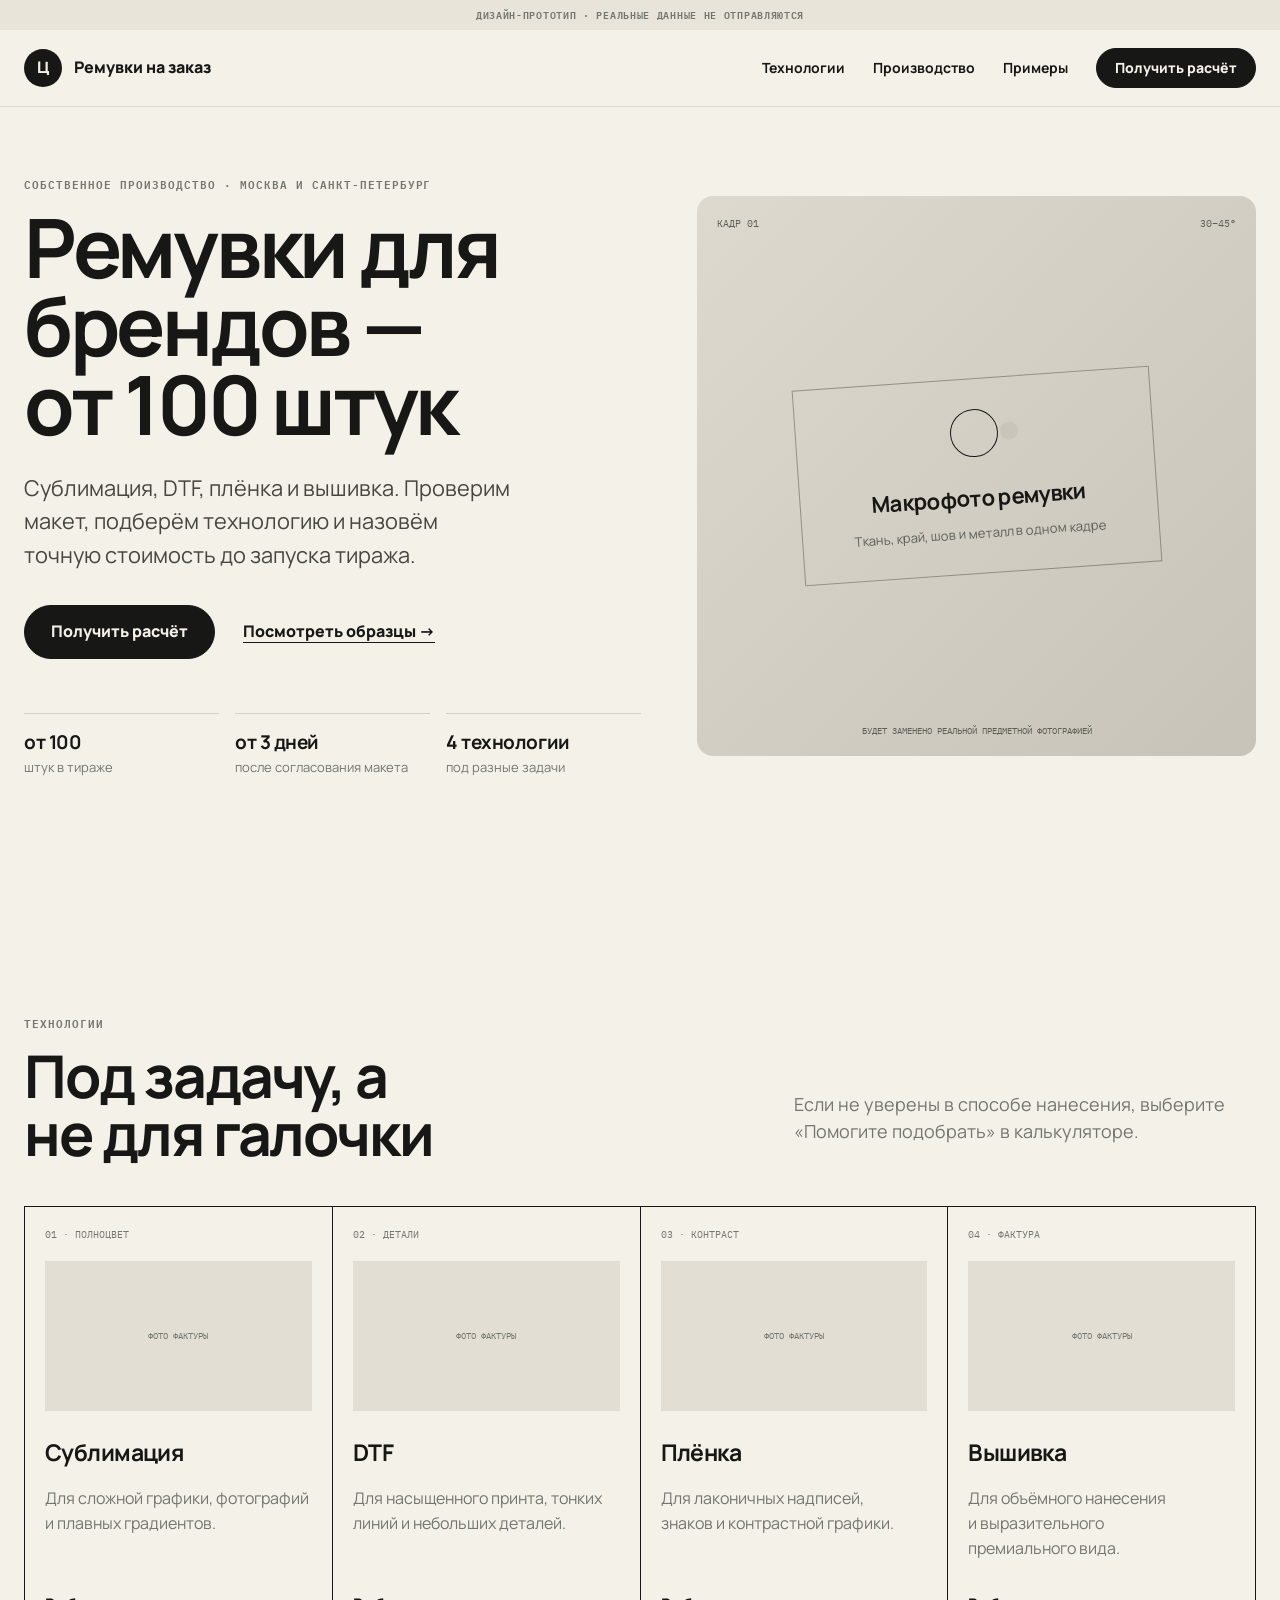
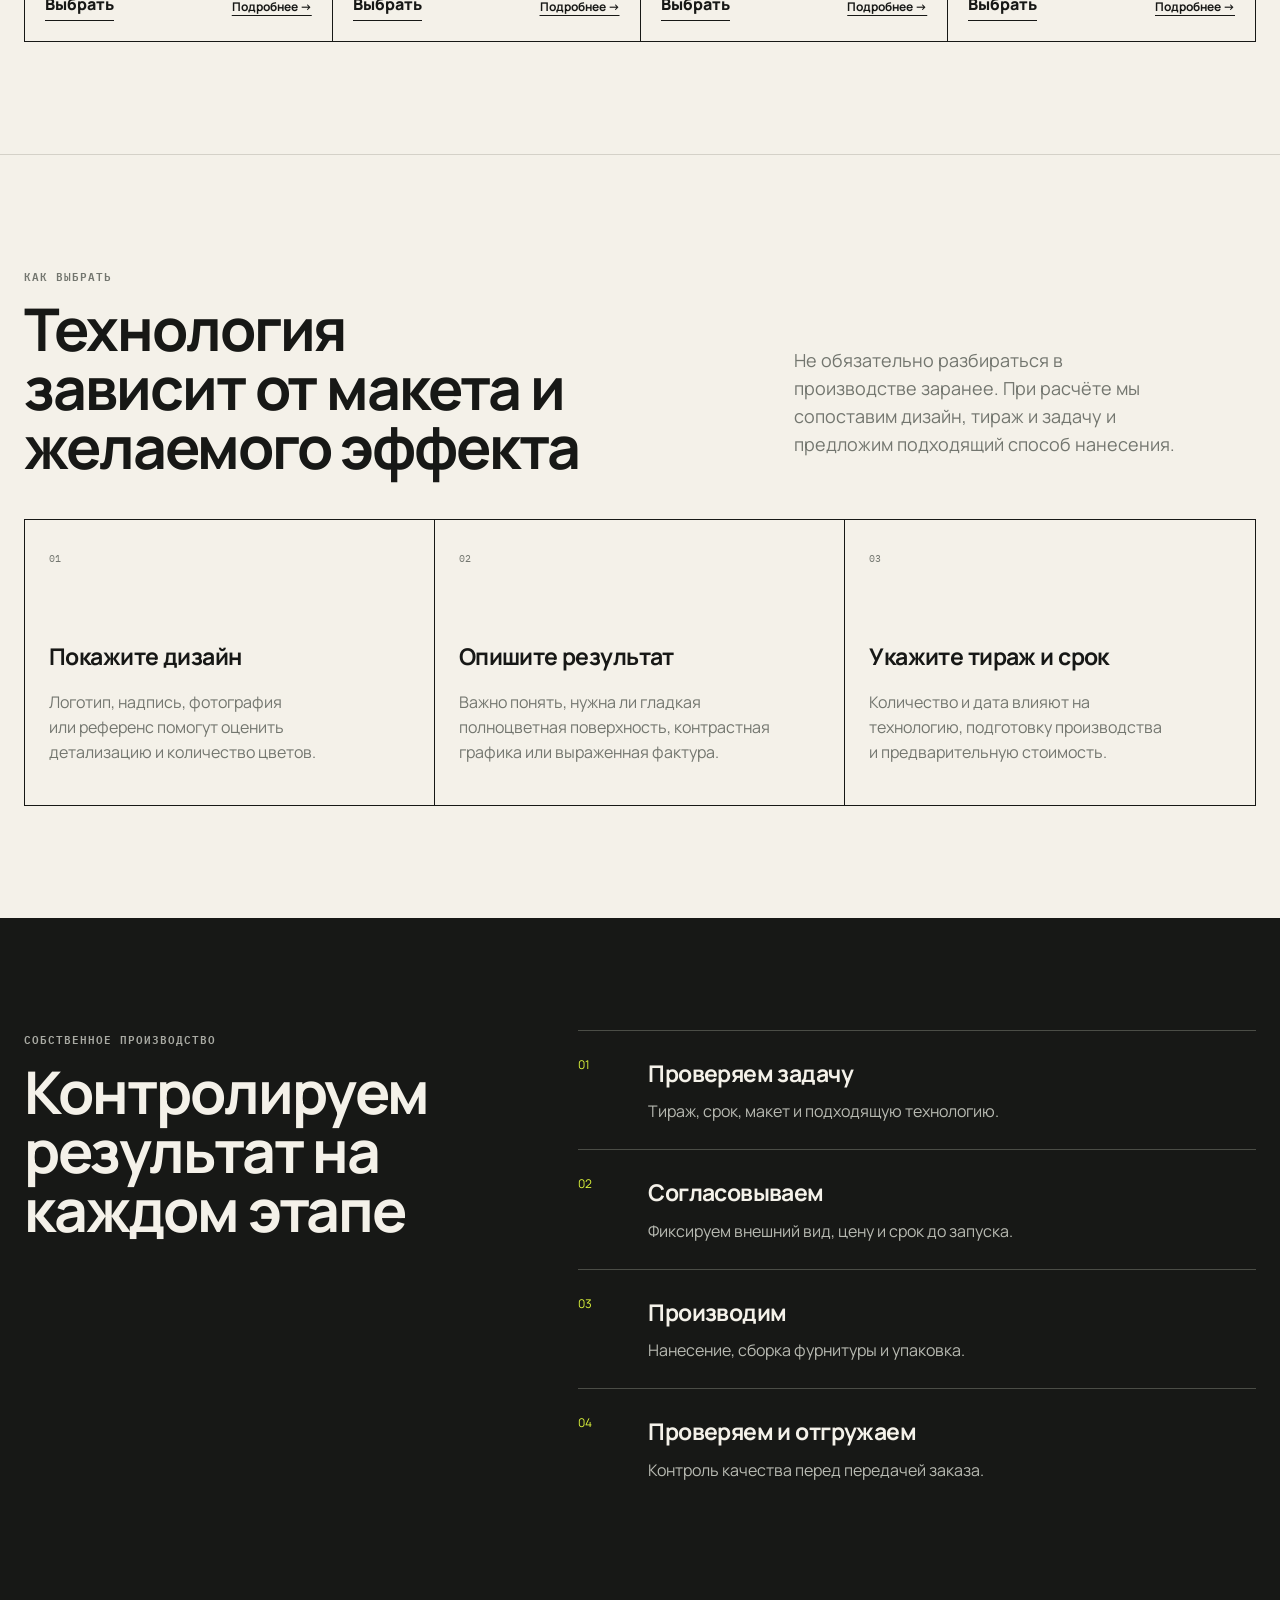
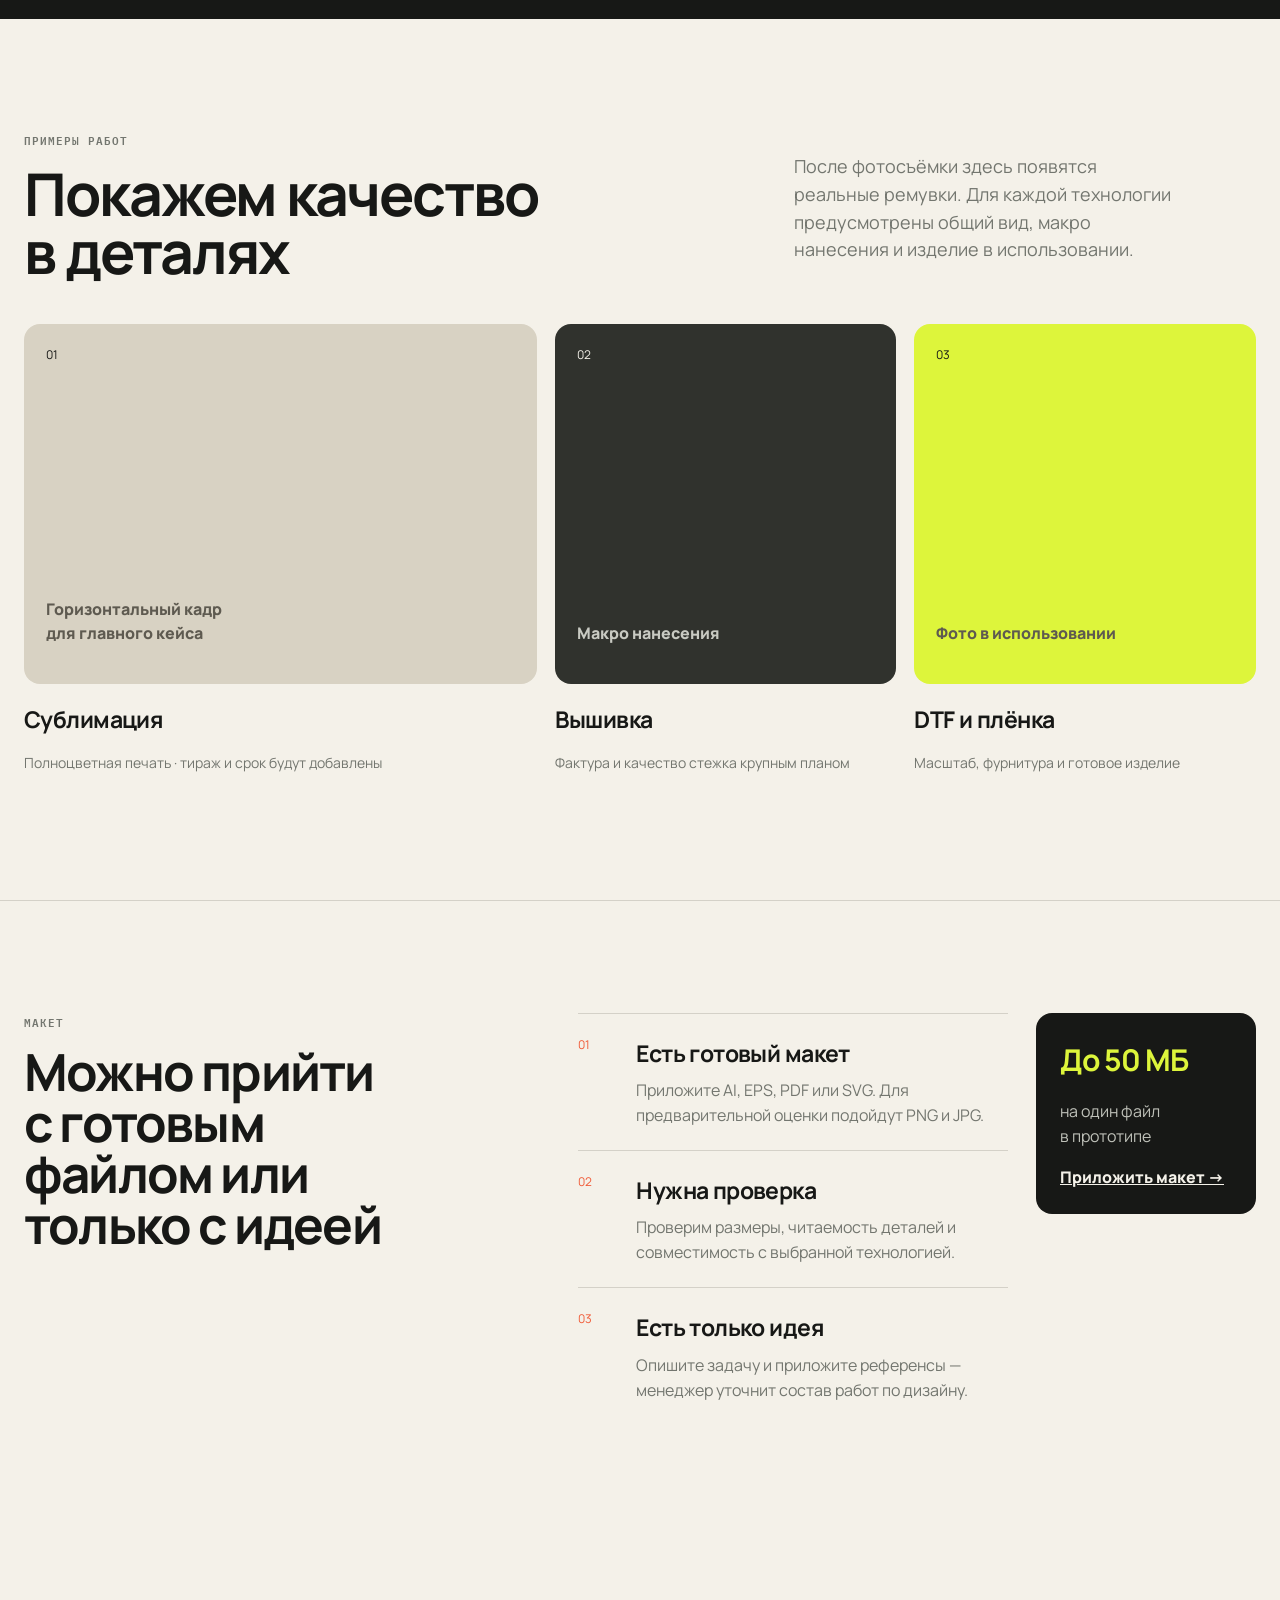
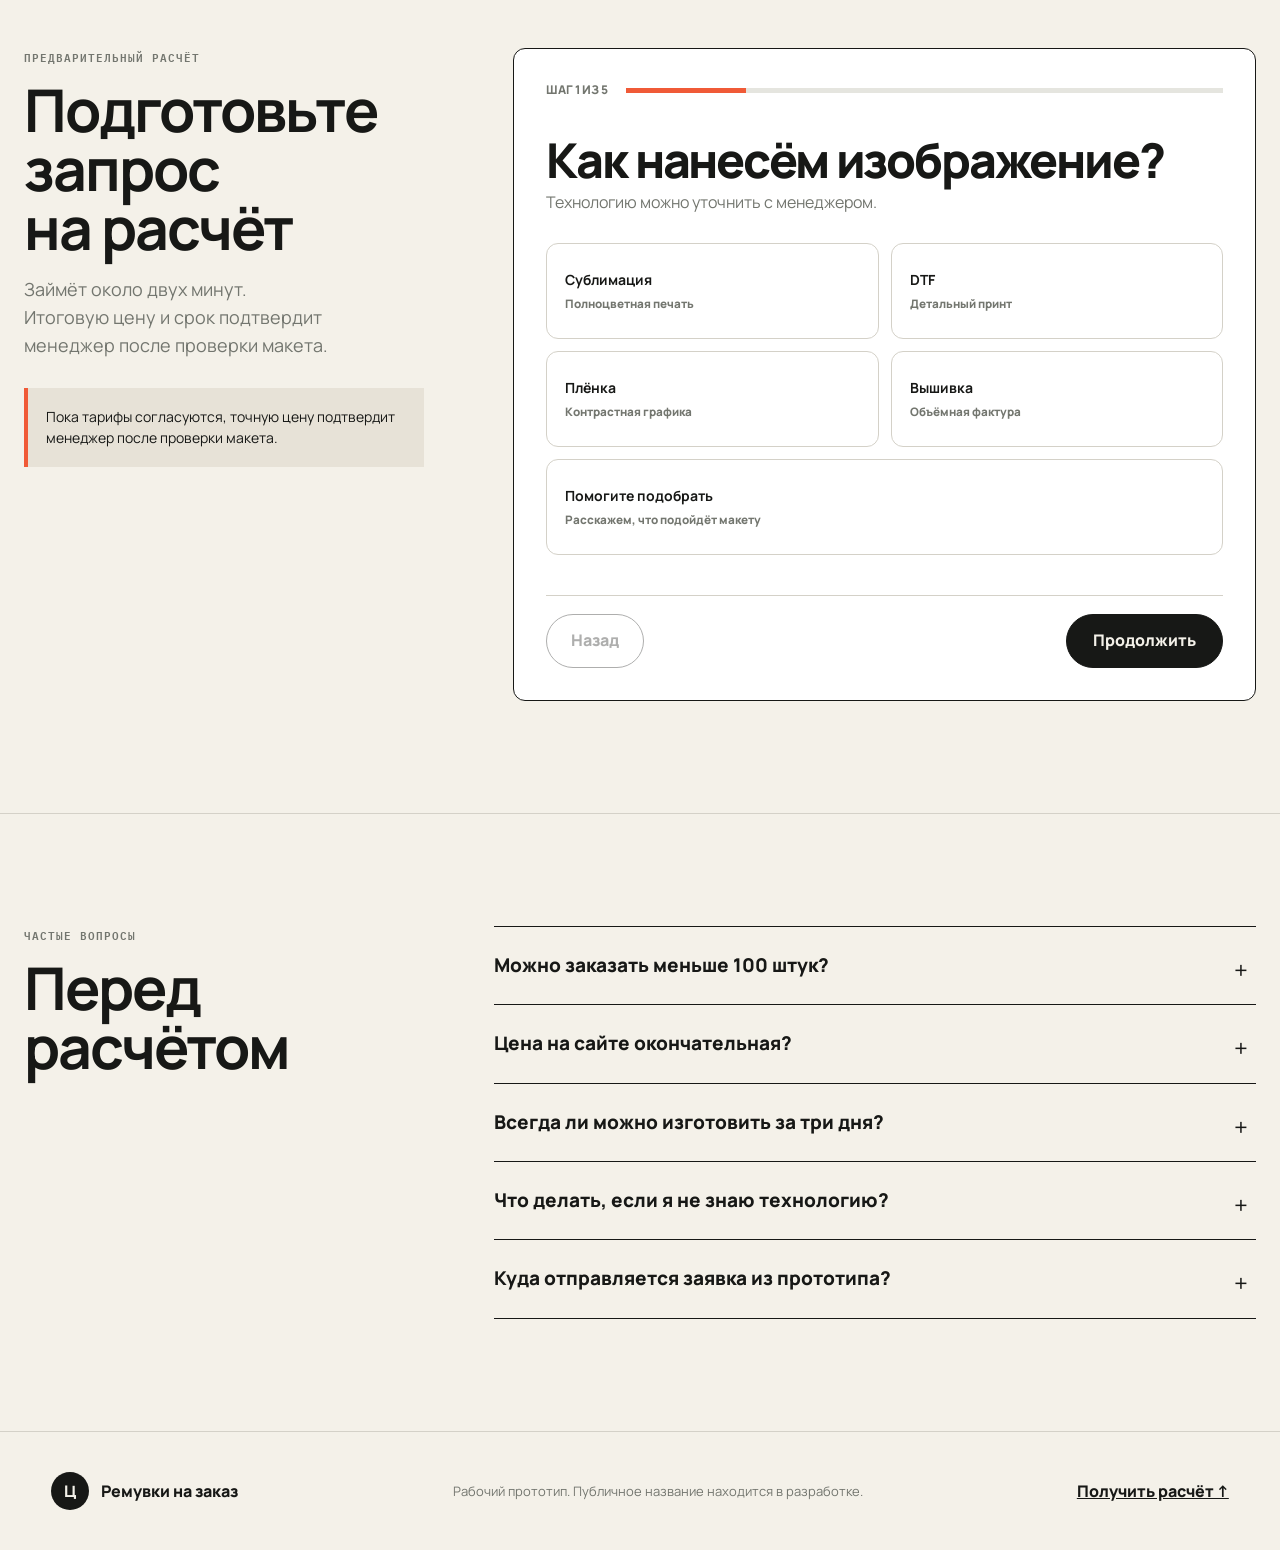
<file: index.html>
<!doctype html>
<html lang="ru">
  <head>
    <meta charset="UTF-8" />
    <meta name="viewport" content="width=device-width, initial-scale=1.0" />
    <meta name="robots" content="noindex, nofollow" />
    <meta name="description" content="Ремувки для брендов от собственного производства: от 100 штук, от 3 рабочих дней." />
    <title>Ремувки на заказ — собственное производство</title>
    <link rel="preconnect" href="https://fonts.googleapis.com" />
    <link rel="preconnect" href="https://fonts.gstatic.com" crossorigin />
    <link href="https://fonts.googleapis.com/css2?family=IBM+Plex+Mono:wght@500;600&amp;family=Manrope:wght@400;500;600;700;800&amp;display=swap" rel="stylesheet" />
    <link rel="stylesheet" href="styles.css" />
  </head>
  <body>
    <div class="preview-banner">Дизайн-прототип · реальные данные не отправляются</div>
    <header class="site-header">
      <a class="brand" href="#top" aria-label="На главную">
        <span class="brand-mark">Ц</span>
        <span>Ремувки на заказ</span>
      </a>
      <nav aria-label="Основная навигация">
        <a href="#technologies">Технологии</a>
        <a href="#production">Производство</a>
        <a href="#cases">Примеры</a>
        <a class="button button-small" href="#calculator">Получить расчёт</a>
      </nav>
    </header>

    <main id="top">
      <section class="hero section">
        <div class="hero-copy">
          <p class="eyebrow">Собственное производство · Москва и Санкт-Петербург</p>
          <h1>Ремувки для брендов — от 100 штук</h1>
          <p class="hero-lead">Сублимация, DTF, плёнка и вышивка. Проверим макет, подберём технологию и назовём точную стоимость до запуска тиража.</p>
          <div class="hero-actions">
            <a class="button" href="#calculator">Получить расчёт</a>
            <a class="text-link" href="#cases">Посмотреть образцы →</a>
          </div>
          <ul class="facts" aria-label="Основные условия">
            <li><strong>от 100</strong><span>штук в тираже</span></li>
            <li><strong>от 3 дней</strong><span>после согласования макета</span></li>
            <li><strong>4 технологии</strong><span>под разные задачи</span></li>
          </ul>
        </div>
        <div class="hero-visual" aria-label="Место для реальной фотографии ремувки">
          <div class="photo-spec"><span>Кадр 01</span><span>30–45°</span></div>
          <div class="photo-frame"><strong>Макрофото ремувки</strong><p>Ткань, край, шов и металл в одном кадре</p></div>
          <p class="photo-caption">Будет заменено реальной предметной фотографией</p>
        </div>
      </section>

      <section class="section" id="technologies">
        <div class="section-heading">
          <div><p class="eyebrow">Технологии</p><h2>Под задачу, а не для галочки</h2></div>
          <p>Если не уверены в способе нанесения, выберите «Помогите подобрать» в калькуляторе.</p>
        </div>
        <div class="technology-grid">
          <article class="technology-card"><span>01 · Полноцвет</span><div class="technology-photo">Фото фактуры</div><h3>Сублимация</h3><p>Для сложной графики, фотографий и плавных градиентов.</p><div class="technology-actions"><button data-technology="sublimation">Выбрать</button><a href="technologies/sublimation/">Подробнее →</a></div></article>
          <article class="technology-card"><span>02 · Детали</span><div class="technology-photo">Фото фактуры</div><h3>DTF</h3><p>Для насыщенного принта, тонких линий и небольших деталей.</p><div class="technology-actions"><button data-technology="dtf">Выбрать</button><a href="technologies/dtf/">Подробнее →</a></div></article>
          <article class="technology-card"><span>03 · Контраст</span><div class="technology-photo">Фото фактуры</div><h3>Плёнка</h3><p>Для лаконичных надписей, знаков и контрастной графики.</p><div class="technology-actions"><button data-technology="film">Выбрать</button><a href="technologies/film/">Подробнее →</a></div></article>
          <article class="technology-card"><span>04 · Фактура</span><div class="technology-photo">Фото фактуры</div><h3>Вышивка</h3><p>Для объёмного нанесения и выразительного премиального вида.</p><div class="technology-actions"><button data-technology="embroidery">Выбрать</button><a href="technologies/embroidery/">Подробнее →</a></div></article>
        </div>
      </section>

      <section class="selection-guide section" id="selection-guide">
        <div class="section-heading">
          <div><p class="eyebrow">Как выбрать</p><h2>Технология зависит от макета и желаемого эффекта</h2></div>
          <p>Не обязательно разбираться в производстве заранее. При расчёте мы сопоставим дизайн, тираж и задачу и предложим подходящий способ нанесения.</p>
        </div>
        <div class="guide-grid">
          <article><span>01</span><h3>Покажите дизайн</h3><p>Логотип, надпись, фотография или референс помогут оценить детализацию и количество цветов.</p></article>
          <article><span>02</span><h3>Опишите результат</h3><p>Важно понять, нужна ли гладкая полноцветная поверхность, контрастная графика или выраженная фактура.</p></article>
          <article><span>03</span><h3>Укажите тираж и срок</h3><p>Количество и дата влияют на технологию, подготовку производства и предварительную стоимость.</p></article>
        </div>
      </section>

      <section class="production section" id="production">
        <div><p class="eyebrow">Собственное производство</p><h2>Контролируем результат на каждом этапе</h2></div>
        <ol class="process">
          <li><span>01</span><div><h3>Проверяем задачу</h3><p>Тираж, срок, макет и подходящую технологию.</p></div></li>
          <li><span>02</span><div><h3>Согласовываем</h3><p>Фиксируем внешний вид, цену и срок до запуска.</p></div></li>
          <li><span>03</span><div><h3>Производим</h3><p>Нанесение, сборка фурнитуры и упаковка.</p></div></li>
          <li><span>04</span><div><h3>Проверяем и отгружаем</h3><p>Контроль качества перед передачей заказа.</p></div></li>
        </ol>
      </section>

      <section class="section cases" id="cases">
        <div class="section-heading">
          <div><p class="eyebrow">Примеры работ</p><h2>Покажем качество в деталях</h2></div>
          <p>После фотосъёмки здесь появятся реальные ремувки. Для каждой технологии предусмотрены общий вид, макро нанесения и изделие в использовании.</p>
        </div>
        <div class="case-grid">
          <article class="case-card case-large"><div class="photo-placeholder"><span>01</span><p>Горизонтальный кадр<br />для главного кейса</p></div><h3>Сублимация</h3><p>Полноцветная печать · тираж и срок будут добавлены</p></article>
          <article class="case-card"><div class="photo-placeholder dark"><span>02</span><p>Макро нанесения</p></div><h3>Вышивка</h3><p>Фактура и качество стежка крупным планом</p></article>
          <article class="case-card"><div class="photo-placeholder lime"><span>03</span><p>Фото в использовании</p></div><h3>DTF и плёнка</h3><p>Масштаб, фурнитура и готовое изделие</p></article>
        </div>
      </section>

      <section class="artwork section" id="artwork">
        <div class="artwork-title"><p class="eyebrow">Макет</p><h2>Можно прийти с готовым файлом или только с идеей</h2></div>
        <div class="artwork-content">
          <div class="artwork-list">
            <article><span>01</span><div><h3>Есть готовый макет</h3><p>Приложите AI, EPS, PDF или SVG. Для предварительной оценки подойдут PNG и JPG.</p></div></article>
            <article><span>02</span><div><h3>Нужна проверка</h3><p>Проверим размеры, читаемость деталей и совместимость с выбранной технологией.</p></div></article>
            <article><span>03</span><div><h3>Есть только идея</h3><p>Опишите задачу и приложите референсы — менеджер уточнит состав работ по дизайну.</p></div></article>
          </div>
          <aside><strong>До 50 МБ</strong><p>на один файл в прототипе</p><a href="#calculator">Приложить макет →</a></aside>
        </div>
      </section>

      <section class="calculator-section section" id="calculator">
        <div class="calculator-intro">
          <p class="eyebrow">Предварительный расчёт</p>
          <h2>Подготовьте запрос на расчёт</h2>
          <p>Займёт около двух минут. Итоговую цену и срок подтвердит менеджер после проверки макета.</p>
          <div class="calculator-note">Пока тарифы согласуются, точную цену подтвердит менеджер после проверки макета.</div>
        </div>

        <form class="calculator" id="order-form" novalidate>
          <label class="honeypot" aria-hidden="true">Не заполнять<input type="text" name="website" tabindex="-1" autocomplete="off" /></label>
          <div class="progress"><span id="progress-label">Шаг 1 из 5</span><div><i id="progress-bar"></i></div></div>

          <fieldset class="form-step is-active" data-step="1">
            <legend>Как нанесём изображение?</legend>
            <p class="step-help">Технологию можно уточнить с менеджером.</p>
            <div class="choice-grid">
              <label><input type="radio" name="technology" value="sublimation" required /><span><strong>Сублимация</strong><small>Полноцветная печать</small></span></label>
              <label><input type="radio" name="technology" value="dtf" /><span><strong>DTF</strong><small>Детальный принт</small></span></label>
              <label><input type="radio" name="technology" value="film" /><span><strong>Плёнка</strong><small>Контрастная графика</small></span></label>
              <label><input type="radio" name="technology" value="embroidery" /><span><strong>Вышивка</strong><small>Объёмная фактура</small></span></label>
              <label class="choice-wide"><input type="radio" name="technology" value="help" /><span><strong>Помогите подобрать</strong><small>Расскажем, что подойдёт макету</small></span></label>
            </div>
          </fieldset>

          <fieldset class="form-step" data-step="2">
            <legend>Размер и тираж</legend>
            <div class="field-row">
              <label>Количество, шт.<input type="number" name="quantity" min="100" step="1" value="100" required /><small>Минимальный тираж — 100 штук</small></label>
              <label>Размер в готовом виде<select name="size" required><option value="">Выберите размер</option><option>130 × 30 мм</option><option>150 × 30 мм</option><option>Нестандартный</option></select></label>
            </div>
            <div class="field-row">
              <label>Количество сторон<select name="sides"><option value="1">Одна сторона</option><option value="2">Две стороны</option></select></label>
              <label>Дизайн сторон<select name="side_design"><option>Одинаковый</option><option>Разный</option></select></label>
            </div>
          </fieldset>

          <fieldset class="form-step" data-step="3">
            <legend>Комплектация</legend>
            <div class="field-row">
              <label>Фурнитура<select name="hardware" required><option value="">Выберите вариант</option><option>Кольцо</option><option>Полукольцо</option><option>Карабин</option><option>D-карабин</option><option>Помогите выбрать</option></select></label>
              <label>Упаковка<select name="packaging"><option>Без индивидуальной упаковки</option><option>Индивидуальный пакет</option><option>Нужно предложить вариант</option></select></label>
            </div>
            <label>Комментарий к цветам и материалам<textarea name="product_comment" rows="4" placeholder="Например: чёрная основа, белая надпись"></textarea></label>
          </fieldset>

          <fieldset class="form-step" data-step="4">
            <legend>Срок и макет</legend>
            <div class="field-row">
              <label>Город получения<select name="city" required><option value="">Выберите город</option><option>Москва</option><option>Санкт-Петербург</option><option>Другой город</option></select></label>
              <label>Желаемая дата<input type="date" name="deadline" /></label>
            </div>
            <label class="is-hidden" id="other-city-field">Укажите город<input type="text" name="other_city" autocomplete="address-level2" /></label>
            <label class="file-field">Макет или логотип<input type="file" name="artwork" accept=".ai,.eps,.pdf,.svg,.png,.jpg,.jpeg" /><span>AI, EPS, PDF, SVG, PNG или JPG · до 50 МБ</span></label>
            <div class="choice-grid compact">
              <label><input type="radio" name="design_service" value="ready" required /><span><strong>Макет готов</strong></span></label>
              <label><input type="radio" name="design_service" value="review" /><span><strong>Нужна доработка</strong></span></label>
              <label><input type="radio" name="design_service" value="new" /><span><strong>Нужен дизайн</strong></span></label>
            </div>
          </fieldset>

          <fieldset class="form-step" data-step="5">
            <legend>Куда отправить расчёт?</legend>
            <div class="field-row">
              <label>Ваше имя<input type="text" name="contact_name" autocomplete="name" required /></label>
              <label>Компания или бренд<input type="text" name="company" autocomplete="organization" /></label>
            </div>
            <div class="field-row">
              <label>Телефон<input type="tel" name="phone" autocomplete="tel" placeholder="+7 999 000-00-00" required /></label>
              <label>Email<input type="email" name="email" autocomplete="email" placeholder="name@company.ru" required /></label>
            </div>
            <label class="consent"><input type="checkbox" name="consent" required /><span>Согласен на обработку персональных данных</span></label>
            <section class="order-summary" aria-labelledby="summary-title">
              <h3 id="summary-title">Ваш заказ</h3>
              <dl id="order-summary"></dl>
            </section>
            <div class="estimate"><span>Предварительная стоимость</span><strong>Рассчитаем после проверки макета</strong><small>Цена и срок будут подтверждены менеджером.</small></div>
          </fieldset>

          <p class="form-error" id="form-error" role="alert"></p>
          <div class="form-actions"><button class="button-secondary" type="button" id="prev-step" disabled>Назад</button><button class="button" type="button" id="next-step">Продолжить</button><button class="button is-hidden" type="submit" id="submit-order">Отправить на расчёт</button></div>
        </form>

        <div class="success is-hidden" id="success-message" role="status"><span>✓</span><h2 id="success-title">Заявка принята</h2><p id="success-details">Номер заявки появится здесь.</p><button class="button" id="restart-form">Собрать ещё одну</button></div>
      </section>

      <section class="faq section" id="faq">
        <div><p class="eyebrow">Частые вопросы</p><h2>Перед расчётом</h2></div>
        <div class="faq-list">
          <details><summary>Можно заказать меньше 100 штук?</summary><p>В первом релизе калькулятор рассчитан на тиражи от 100 штук. Нестандартный запрос можно будет отправить менеджеру отдельно.</p></details>
          <details><summary>Цена на сайте окончательная?</summary><p>Нет. Сайт показывает цену в формате «от». Итог зависит от макета, технологии, комплектации и срока и подтверждается менеджером до производства.</p></details>
          <details><summary>Всегда ли можно изготовить за три дня?</summary><p>Три дня — минимальный ориентир. Реальный срок зависит от технологии, тиража, макета и текущей загрузки производства.</p></details>
          <details><summary>Что делать, если я не знаю технологию?</summary><p>Выберите «Помогите подобрать» и приложите макет или референс. Менеджер предложит подходящий вариант.</p></details>
          <details><summary>Куда отправляется заявка из прототипа?</summary><p>Пока никуда: это тестовая версия интерфейса. Перед запуском подключим отдельное сохранение заявок и только затем ручную передачу в «ЦЕХ».</p></details>
        </div>
      </section>
    </main>

    <footer><div class="brand"><span class="brand-mark">Ц</span><span>Ремувки на заказ</span></div><p>Рабочий прототип. Публичное название находится в разработке.</p><a href="#calculator">Получить расчёт ↑</a></footer>
    <script src="app.js"></script>
  </body>
</html>
</file>
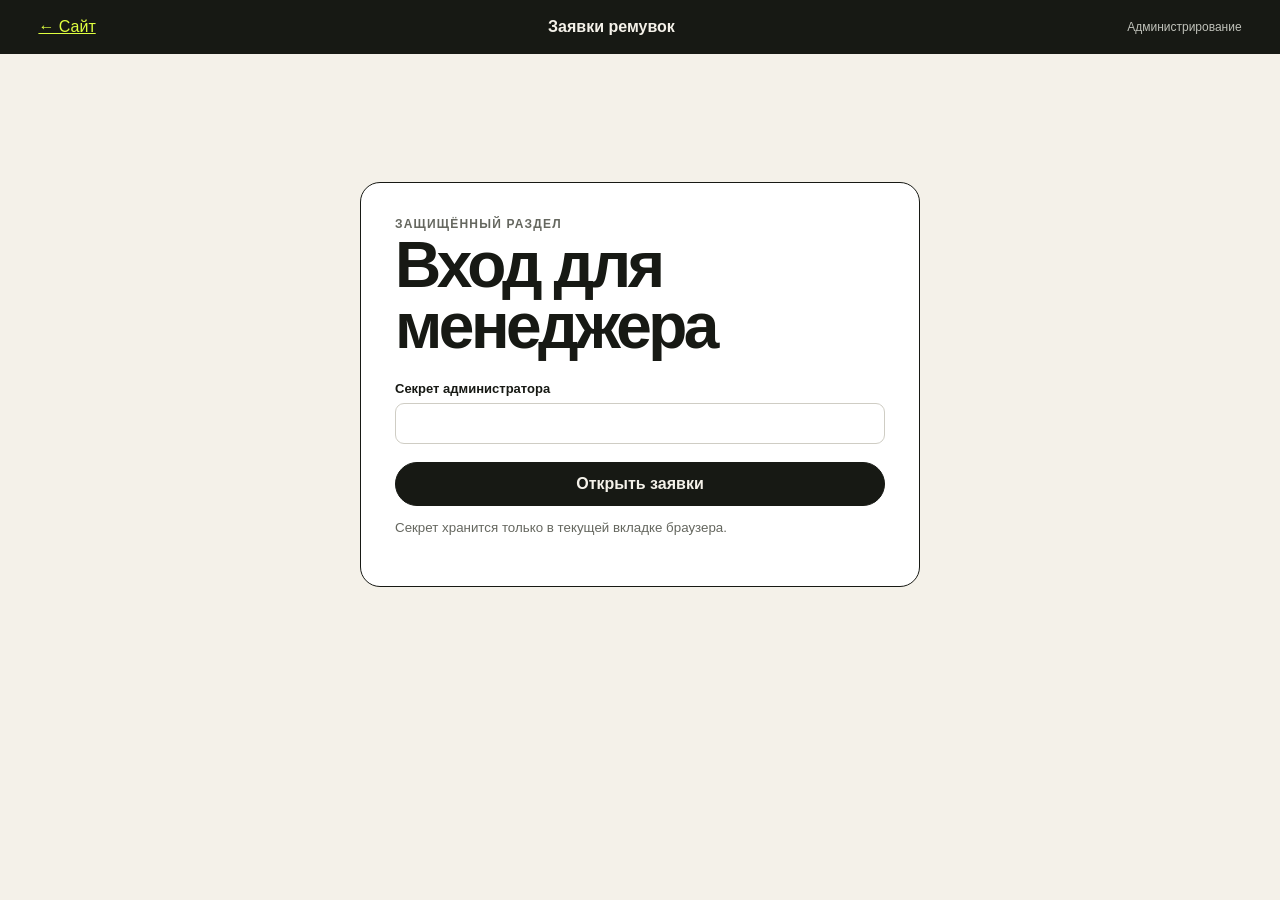
<file: admin/index.html>
<!doctype html>
<html lang="ru">
  <head>
    <meta charset="UTF-8" />
    <meta name="viewport" content="width=device-width, initial-scale=1.0" />
    <meta name="robots" content="noindex, nofollow" />
    <title>Заявки — администрирование</title>
    <link rel="stylesheet" href="admin.css" />
  </head>
  <body>
    <header><a href="../">← Сайт</a><strong>Заявки ремувок</strong><span id="mode-label">Администрирование</span></header>
    <main>
      <section class="login" id="login-panel">
        <p>Защищённый раздел</p>
        <h1>Вход для менеджера</h1>
        <label>Секрет администратора<input type="password" id="admin-token" autocomplete="current-password" /></label>
        <button id="login-button">Открыть заявки</button>
        <small>Секрет хранится только в текущей вкладке браузера.</small>
        <p class="error" id="login-error"></p>
      </section>

      <section class="workspace is-hidden" id="workspace">
        <div class="toolbar">
          <div><p>Входящие</p><h1>Заявки с сайта</h1></div>
          <div class="toolbar-filters"><label>Поиск<input type="search" id="application-search" placeholder="Номер, клиент, телефон"></label><label>Статус<select id="status-filter"><option value="">Все статусы</option><option value="submitted">Заявка получена</option><option value="in_review">На проверке</option><option value="calculation">Расчёт</option><option value="awaiting_customer">Ожидаем клиента</option><option value="approved">Согласовано</option><option value="converted">Передано в ЦЕХ</option><option value="cancelled">Отменено</option></select></label></div>
        </div>
        <div class="layout">
          <div class="list-column"><div class="application-list" id="application-list" aria-live="polite"></div><div class="pagination"><button id="previous-page">←</button><span id="page-label">Страница 1</span><button id="next-page">→</button></div></div>
          <aside class="details" id="details"><div class="empty">Выберите заявку слева</div></aside>
        </div>
      </section>
    </main>
    <script src="admin.js"></script>
  </body>
</html>
</file>
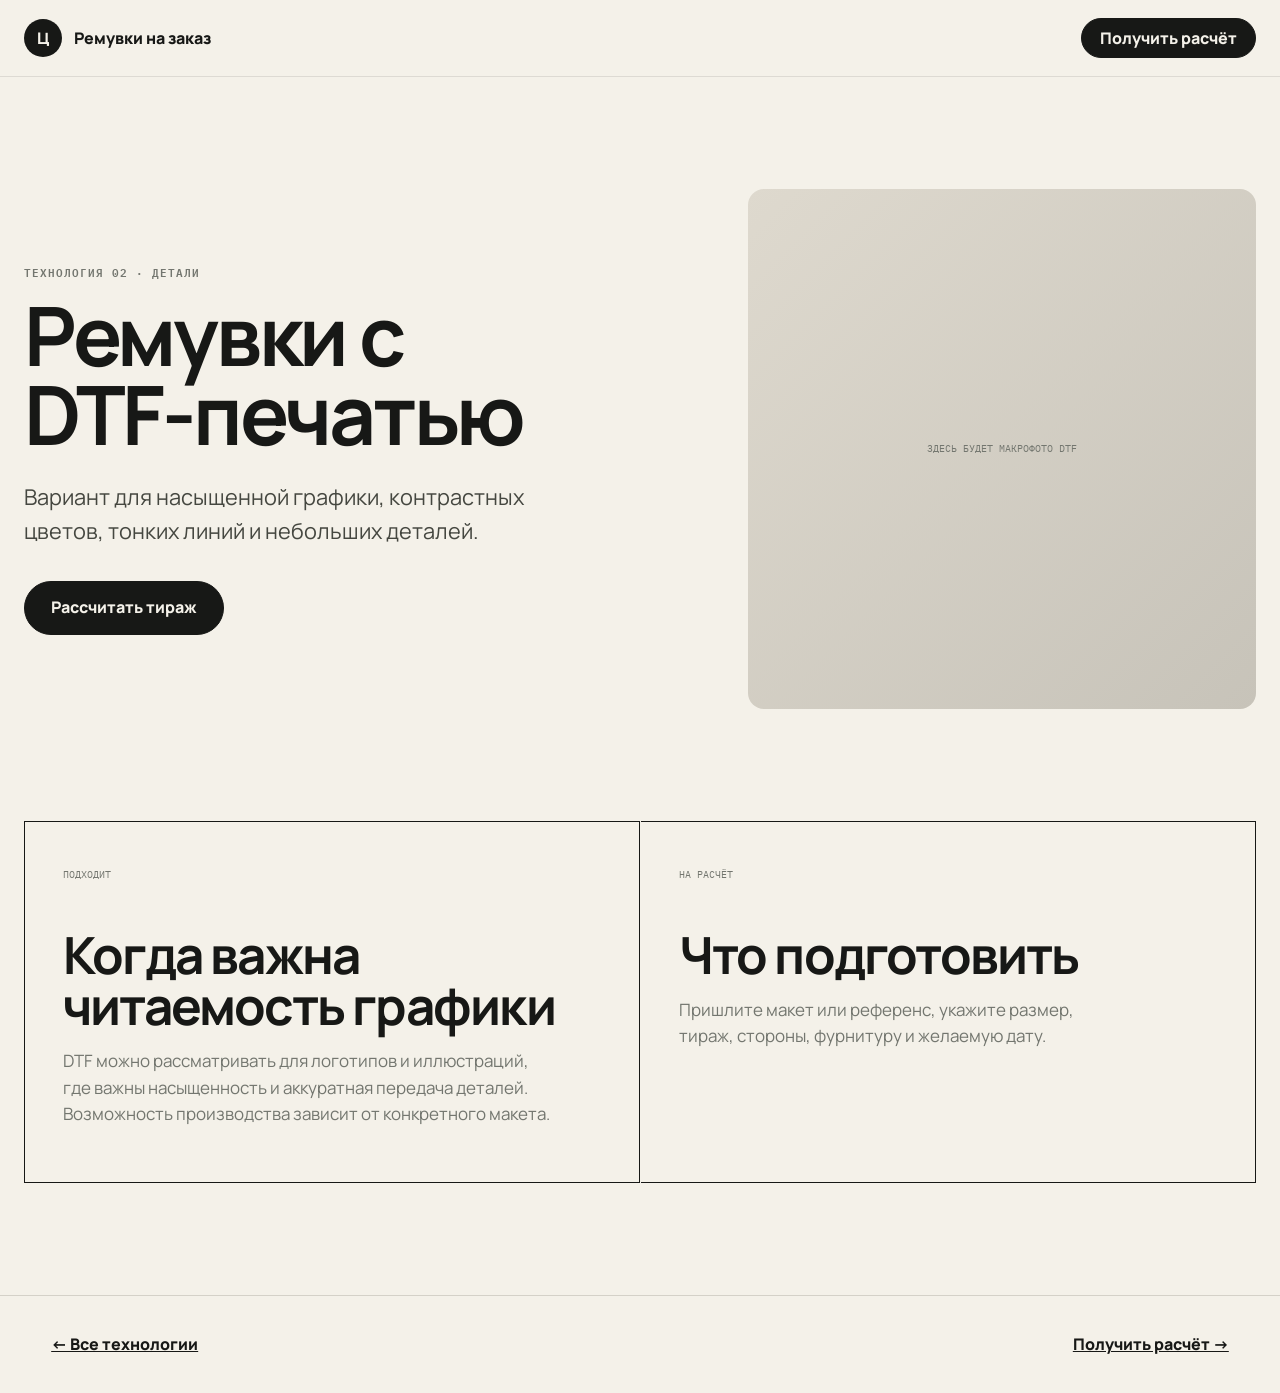
<file: technologies/dtf/index.html>
<!doctype html><html lang="ru"><head><meta charset="UTF-8"><meta name="viewport" content="width=device-width,initial-scale=1"><meta name="robots" content="noindex,nofollow"><meta name="description" content="Ремувки с DTF-печатью на заказ для насыщенной графики и небольших деталей."><title>Ремувки с DTF-печатью на заказ</title><link rel="preconnect" href="https://fonts.googleapis.com"><link rel="preconnect" href="https://fonts.gstatic.com" crossorigin><link href="https://fonts.googleapis.com/css2?family=IBM+Plex+Mono:wght@500;600&amp;family=Manrope:wght@400;500;600;700;800&amp;display=swap" rel="stylesheet"><link rel="stylesheet" href="../../styles.css"></head><body><header class="site-header"><a class="brand" href="../../"><span class="brand-mark">Ц</span><span>Ремувки на заказ</span></a><a class="button button-small" href="../../#calculator">Получить расчёт</a></header><main class="technology-page"><section class="technology-hero section"><div><p class="eyebrow">Технология 02 · детали</p><h1>Ремувки с DTF-печатью</h1><p class="hero-lead">Вариант для насыщенной графики, контрастных цветов, тонких линий и небольших деталей.</p><a class="button" href="../../#calculator">Рассчитать тираж</a></div><div class="technology-page-photo">Здесь будет макрофото DTF</div></section><section class="technology-info section"><article><span>Подходит</span><h2>Когда важна читаемость графики</h2><p>DTF можно рассматривать для логотипов и иллюстраций, где важны насыщенность и аккуратная передача деталей. Возможность производства зависит от конкретного макета.</p></article><article><span>На расчёт</span><h2>Что подготовить</h2><p>Пришлите макет или референс, укажите размер, тираж, стороны, фурнитуру и желаемую дату.</p></article></section></main><footer><a href="../../">← Все технологии</a><a href="../../#calculator">Получить расчёт →</a></footer></body></html>
</file>
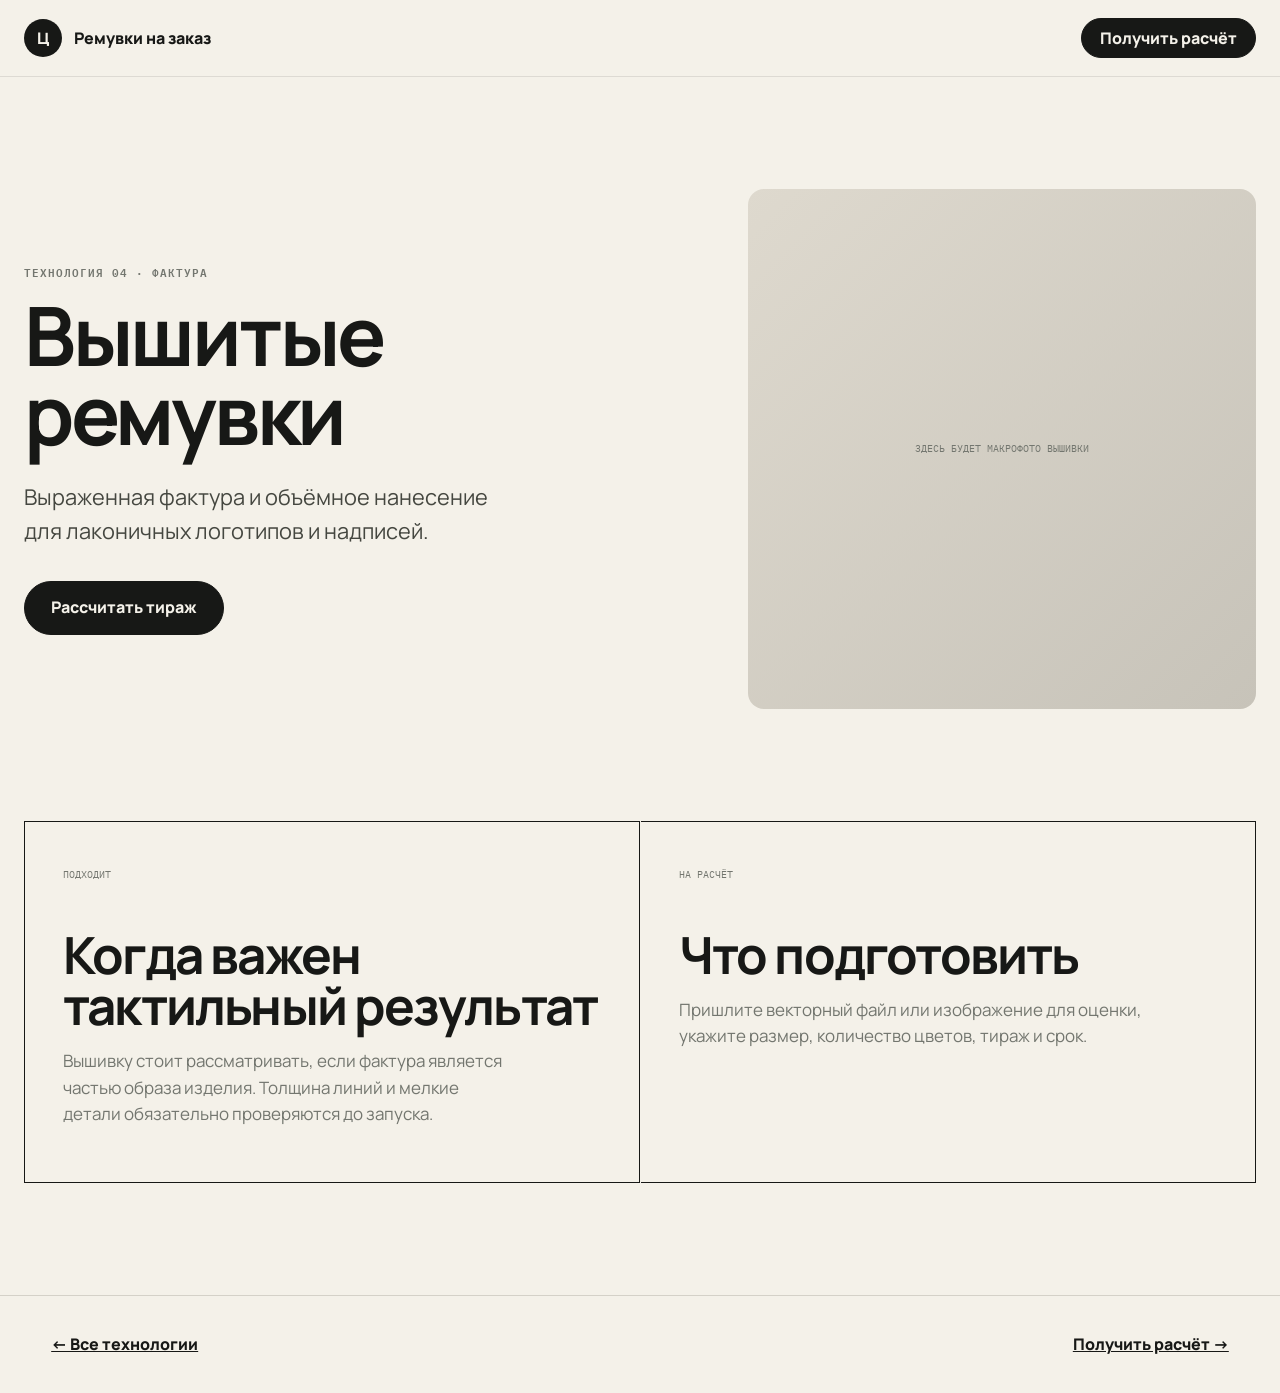
<file: technologies/embroidery/index.html>
<!doctype html><html lang="ru"><head><meta charset="UTF-8"><meta name="viewport" content="width=device-width,initial-scale=1"><meta name="robots" content="noindex,nofollow"><meta name="description" content="Вышитые ремувки на заказ с выраженной фактурой и объёмным нанесением."><title>Вышитые ремувки на заказ</title><link rel="preconnect" href="https://fonts.googleapis.com"><link rel="preconnect" href="https://fonts.gstatic.com" crossorigin><link href="https://fonts.googleapis.com/css2?family=IBM+Plex+Mono:wght@500;600&amp;family=Manrope:wght@400;500;600;700;800&amp;display=swap" rel="stylesheet"><link rel="stylesheet" href="../../styles.css"></head><body><header class="site-header"><a class="brand" href="../../"><span class="brand-mark">Ц</span><span>Ремувки на заказ</span></a><a class="button button-small" href="../../#calculator">Получить расчёт</a></header><main class="technology-page"><section class="technology-hero section"><div><p class="eyebrow">Технология 04 · фактура</p><h1>Вышитые ремувки</h1><p class="hero-lead">Выраженная фактура и объёмное нанесение для лаконичных логотипов и надписей.</p><a class="button" href="../../#calculator">Рассчитать тираж</a></div><div class="technology-page-photo">Здесь будет макрофото вышивки</div></section><section class="technology-info section"><article><span>Подходит</span><h2>Когда важен тактильный результат</h2><p>Вышивку стоит рассматривать, если фактура является частью образа изделия. Толщина линий и мелкие детали обязательно проверяются до запуска.</p></article><article><span>На расчёт</span><h2>Что подготовить</h2><p>Пришлите векторный файл или изображение для оценки, укажите размер, количество цветов, тираж и срок.</p></article></section></main><footer><a href="../../">← Все технологии</a><a href="../../#calculator">Получить расчёт →</a></footer></body></html>
</file>
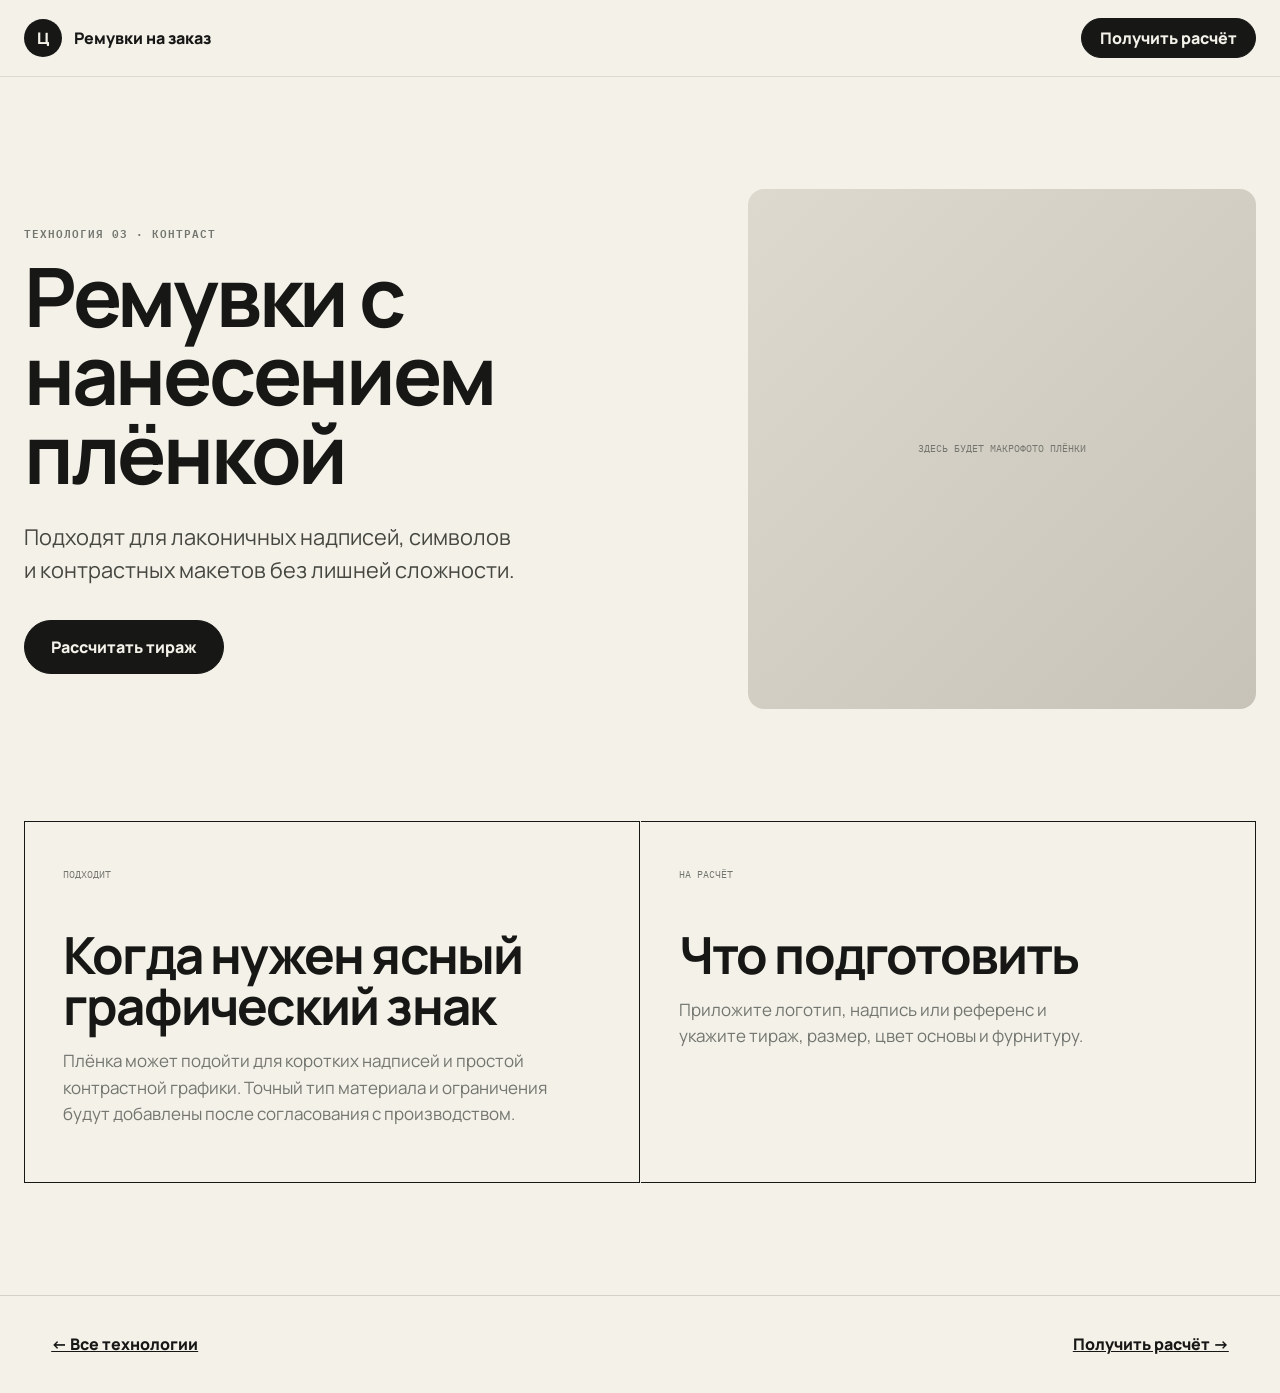
<file: technologies/film/index.html>
<!doctype html><html lang="ru"><head><meta charset="UTF-8"><meta name="viewport" content="width=device-width,initial-scale=1"><meta name="robots" content="noindex,nofollow"><meta name="description" content="Ремувки с нанесением плёнкой на заказ для надписей, знаков и контрастной графики."><title>Ремувки с нанесением плёнкой на заказ</title><link rel="preconnect" href="https://fonts.googleapis.com"><link rel="preconnect" href="https://fonts.gstatic.com" crossorigin><link href="https://fonts.googleapis.com/css2?family=IBM+Plex+Mono:wght@500;600&amp;family=Manrope:wght@400;500;600;700;800&amp;display=swap" rel="stylesheet"><link rel="stylesheet" href="../../styles.css"></head><body><header class="site-header"><a class="brand" href="../../"><span class="brand-mark">Ц</span><span>Ремувки на заказ</span></a><a class="button button-small" href="../../#calculator">Получить расчёт</a></header><main class="technology-page"><section class="technology-hero section"><div><p class="eyebrow">Технология 03 · контраст</p><h1>Ремувки с нанесением плёнкой</h1><p class="hero-lead">Подходят для лаконичных надписей, символов и контрастных макетов без лишней сложности.</p><a class="button" href="../../#calculator">Рассчитать тираж</a></div><div class="technology-page-photo">Здесь будет макрофото плёнки</div></section><section class="technology-info section"><article><span>Подходит</span><h2>Когда нужен ясный графический знак</h2><p>Плёнка может подойти для коротких надписей и простой контрастной графики. Точный тип материала и ограничения будут добавлены после согласования с производством.</p></article><article><span>На расчёт</span><h2>Что подготовить</h2><p>Приложите логотип, надпись или референс и укажите тираж, размер, цвет основы и фурнитуру.</p></article></section></main><footer><a href="../../">← Все технологии</a><a href="../../#calculator">Получить расчёт →</a></footer></body></html>
</file>
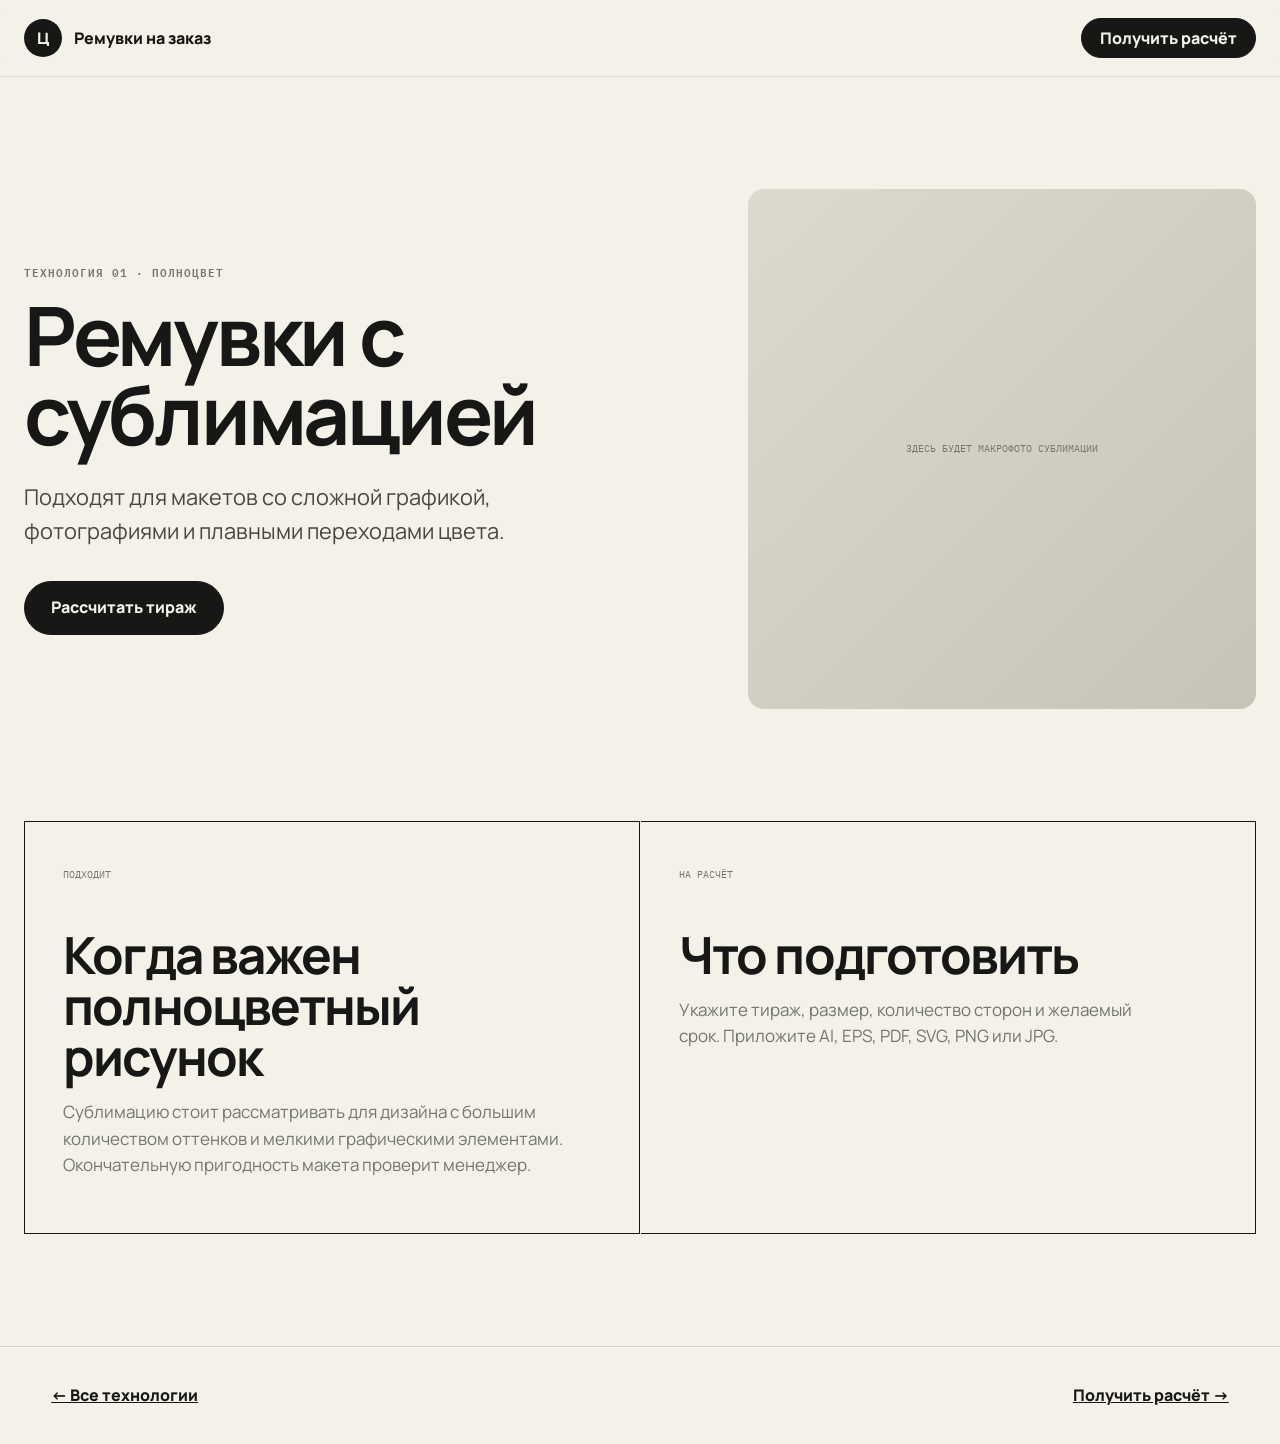
<file: technologies/sublimation/index.html>
<!doctype html><html lang="ru"><head><meta charset="UTF-8"><meta name="viewport" content="width=device-width,initial-scale=1"><meta name="robots" content="noindex,nofollow"><meta name="description" content="Сублимационные ремувки на заказ для полноцветных макетов и сложной графики."><title>Ремувки с сублимацией на заказ</title><link rel="preconnect" href="https://fonts.googleapis.com"><link rel="preconnect" href="https://fonts.gstatic.com" crossorigin><link href="https://fonts.googleapis.com/css2?family=IBM+Plex+Mono:wght@500;600&amp;family=Manrope:wght@400;500;600;700;800&amp;display=swap" rel="stylesheet"><link rel="stylesheet" href="../../styles.css"></head><body><header class="site-header"><a class="brand" href="../../"><span class="brand-mark">Ц</span><span>Ремувки на заказ</span></a><a class="button button-small" href="../../#calculator">Получить расчёт</a></header><main class="technology-page"><section class="technology-hero section"><div><p class="eyebrow">Технология 01 · полноцвет</p><h1>Ремувки с сублимацией</h1><p class="hero-lead">Подходят для макетов со сложной графикой, фотографиями и плавными переходами цвета.</p><a class="button" href="../../#calculator">Рассчитать тираж</a></div><div class="technology-page-photo">Здесь будет макрофото сублимации</div></section><section class="technology-info section"><article><span>Подходит</span><h2>Когда важен полноцветный рисунок</h2><p>Сублимацию стоит рассматривать для дизайна с большим количеством оттенков и мелкими графическими элементами. Окончательную пригодность макета проверит менеджер.</p></article><article><span>На расчёт</span><h2>Что подготовить</h2><p>Укажите тираж, размер, количество сторон и желаемый срок. Приложите AI, EPS, PDF, SVG, PNG или JPG.</p></article></section></main><footer><a href="../../">← Все технологии</a><a href="../../#calculator">Получить расчёт →</a></footer></body></html>
</file>
<file: styles.css>
:root { --ink:#171816; --paper:#f4f1e9; --lime:#ddf53b; --red:#f05a37; --muted:#73766f; --line:#d4d1c8; --white:#fff; --radius:16px; }
* { box-sizing:border-box; }
html { scroll-behavior:smooth; }
body { margin:0; color:var(--ink); background:var(--paper); font-family:"Manrope",Arial,sans-serif; line-height:1.55; }
.preview-banner { padding:7px 4vw; color:var(--muted); background:#e8e4da; font-family:"IBM Plex Mono",monospace; font-size:10px; font-weight:600; letter-spacing:.07em; text-align:center; text-transform:uppercase; }
.honeypot { position:absolute!important; width:1px!important; height:1px!important; overflow:hidden!important; clip:rect(0 0 0 0)!important; white-space:nowrap!important; }
a { color:inherit; }
button, input, select, textarea { font:inherit; }
button { color:inherit; }
.site-header { position:sticky; z-index:10; top:0; display:flex; align-items:center; justify-content:space-between; max-width:1320px; margin:auto; padding:18px 24px; background:rgba(244,241,233,.94); backdrop-filter:blur(12px); border-bottom:1px solid rgba(23,24,22,.1); }
.brand { display:flex; align-items:center; gap:12px; font-weight:800; text-decoration:none; }
.brand-mark { display:grid; place-items:center; width:38px; height:38px; border-radius:50%; color:var(--paper); background:var(--ink); }
nav { display:flex; align-items:center; gap:28px; }
nav a { text-decoration:none; font-size:14px; font-weight:700; }
.section { max-width:1320px; margin:auto; padding:112px 24px; }
.eyebrow { margin:0 0 16px; color:var(--muted); font-family:"IBM Plex Mono",monospace; font-size:11px; font-weight:600; letter-spacing:.09em; text-transform:uppercase; }
h1,h2,h3,p { text-wrap:balance; }
h1 { max-width:850px; margin:0; font-size:clamp(48px,6.4vw,94px); letter-spacing:-.04em; line-height:.96; }
h2 { margin:0; font-size:clamp(38px,4.6vw,64px); letter-spacing:-.035em; line-height:1; }
h3 { margin:0; font-size:23px; letter-spacing:-.025em; }
.hero { display:grid; grid-template-columns:1.05fr .95fr; gap:56px; min-height:calc(100vh - 105px); align-items:center; padding-top:56px; }
.hero-lead { max-width:680px; margin:28px 0 32px; color:#454740; font-size:clamp(18px,1.7vw,23px); }
.hero-actions { display:flex; align-items:center; gap:28px; }
.button { display:inline-flex; justify-content:center; align-items:center; min-height:54px; padding:0 26px; border:1px solid var(--ink); border-radius:999px; color:var(--paper); background:var(--ink); font-weight:800; text-decoration:none; cursor:pointer; }
.button:hover { color:var(--ink); background:var(--lime); }
.button-small { min-height:40px; padding:0 18px; color:var(--paper); }
.text-link { font-weight:800; text-underline-offset:5px; }
.facts { display:grid; grid-template-columns:repeat(3,1fr); max-width:760px; gap:16px; padding:0; margin:54px 0 0; list-style:none; }
.facts li { padding-top:14px; border-top:1px solid var(--line); }
.facts strong,.facts span { display:block; }
.facts strong { font-size:19px; letter-spacing:-.025em; }
.facts span { color:var(--muted); font-size:13px; }
.hero-visual { position:relative; display:flex; align-items:center; justify-content:center; min-height:560px; overflow:hidden; border-radius:var(--radius); background:linear-gradient(135deg,#ded9ce,#c7c3b9); }
.photo-spec { position:absolute; top:20px; right:20px; left:20px; display:flex; justify-content:space-between; font-family:"IBM Plex Mono",monospace; color:#5c5f58; font-size:10px; text-transform:uppercase; }
.photo-frame { width:64%; padding:30px; border:1px solid rgba(23,24,22,.35); text-align:center; transform:rotate(-4deg); }
.photo-frame:before { content:""; display:block; width:46px; height:46px; margin:0 auto 24px; border:1px solid var(--ink); border-radius:50%; box-shadow:35px 0 0 -15px #c9c5ba; }
.photo-frame strong { font-size:22px; letter-spacing:-.03em; }
.photo-frame p { margin:8px 0 0; color:#5c5f58; font-size:13px; }
.hero-visual .photo-caption { position:absolute; right:22px; bottom:18px; left:22px; margin:0; color:#5c5f58; font-family:"IBM Plex Mono",monospace; font-size:9px; text-align:center; text-transform:uppercase; }
.section-heading { display:grid; grid-template-columns:1.2fr .8fr; align-items:end; gap:6vw; margin-bottom:42px; }
.section-heading>p { max-width:520px; color:var(--muted); font-size:18px; }
.technology-grid { display:grid; grid-template-columns:repeat(4,1fr); border-top:1px solid var(--ink); border-left:1px solid var(--ink); }
.technology-card { display:flex; flex-direction:column; min-height:430px; padding:20px; border-right:1px solid var(--ink); border-bottom:1px solid var(--ink); transition:transform .2s ease,box-shadow .2s ease; }
.technology-card>span { color:var(--muted); font-family:"IBM Plex Mono",monospace; font-size:10px; text-transform:uppercase; }
.technology-photo { display:grid; min-height:150px; place-items:center; margin:18px 0 24px; color:#74766f; background:#e2ded4; font-family:"IBM Plex Mono",monospace; font-size:9px; text-transform:uppercase; }
.technology-card p { min-height:90px; color:var(--muted); }
.technology-card button { align-self:flex-start; padding:0 0 3px; border:0; border-bottom:1px solid; background:none; font-weight:800; cursor:pointer; }
.technology-card:hover { position:relative; z-index:1; box-shadow:0 12px 28px rgba(23,24,22,.1); transform:translateY(-3px); }
.technology-actions { display:flex; justify-content:space-between; align-items:center; gap:12px; }
.technology-actions a { font-size:12px; font-weight:700; text-underline-offset:4px; }
.selection-guide { border-top:1px solid var(--line); }
.guide-grid { display:grid; grid-template-columns:repeat(3,1fr); border-top:1px solid var(--ink); }
.guide-grid article { min-height:250px; padding:24px; border-right:1px solid var(--ink); border-bottom:1px solid var(--ink); }
.guide-grid article:first-child { border-left:1px solid var(--ink); }
.guide-grid span { font-family:"IBM Plex Mono",monospace; color:var(--muted); font-size:10px; }
.guide-grid h3 { margin-top:70px; }
.guide-grid p { color:var(--muted); }
.production { display:grid; grid-template-columns:.8fr 1.2fr; gap:8vw; color:var(--paper); background:var(--ink); }
.production .eyebrow { color:#a9aaa3; }
.process { padding:0; margin:0; list-style:none; }
.process li { display:grid; grid-template-columns:50px 1fr; gap:20px; padding:25px 0; border-top:1px solid #4b4d46; }
.process li>span { color:var(--lime); font-size:12px; }
.process p { margin:8px 0 0; color:#b8bab2; }
.case-grid { display:grid; grid-template-columns:1.2fr .8fr .8fr; gap:18px; }
.case-card>p { color:var(--muted); font-size:14px; }
.photo-placeholder { display:flex; flex-direction:column; justify-content:space-between; min-height:360px; margin-bottom:18px; padding:22px; border-radius:var(--radius); background:#d8d2c3; }
.photo-placeholder span { font-size:12px; }
.photo-placeholder p { color:#5e5a50; font-weight:800; }
.photo-placeholder.dark { color:var(--paper); background:#30322d; }
.photo-placeholder.dark p { color:#c8cac2; }
.photo-placeholder.lime { background:var(--lime); }
.artwork { display:grid; grid-template-columns:.8fr 1.2fr; gap:8vw; border-top:1px solid var(--line); }
.artwork-title h2 { font-size:clamp(38px,4vw,66px); }
.artwork-content { display:grid; grid-template-columns:1fr 220px; gap:28px; }
.artwork-list article { display:grid; grid-template-columns:42px 1fr; gap:16px; padding:22px 0; border-top:1px solid var(--line); }
.artwork-list article>span { color:var(--red); font-size:12px; }
.artwork-list p { margin:7px 0 0; color:var(--muted); }
.artwork aside { align-self:start; padding:24px; border-radius:var(--radius); color:var(--paper); background:var(--ink); }
.artwork aside strong { color:var(--lime); font-size:30px; letter-spacing:-.04em; }
.artwork aside p { color:#bfc1b9; }
.artwork aside a { font-weight:800; }
.calculator-section { display:grid; grid-template-columns:.7fr 1.3fr; align-items:start; gap:7vw; }
.calculator-intro { position:sticky; top:110px; }
.calculator-intro>p:not(.eyebrow) { color:var(--muted); font-size:18px; }
.calculator-note { margin-top:28px; padding:18px; border-left:4px solid var(--red); background:#e7e2d7; font-size:14px; }
.calculator { padding:32px; border:1px solid var(--ink); border-radius:12px; background:var(--white); }
.progress { display:flex; align-items:center; gap:18px; margin-bottom:36px; color:var(--muted); font-size:12px; font-weight:800; text-transform:uppercase; }
.progress div { flex:1; height:5px; overflow:hidden; background:#e5e5df; }
.progress i { display:block; width:20%; height:100%; background:var(--red); transition:width .25s ease; }
fieldset { padding:0; margin:0; border:0; }
.form-step { display:none; }
.form-step.is-active { display:block; }
legend { width:100%; padding:0; margin-bottom:6px; font-size:clamp(30px,4vw,48px); font-weight:800; letter-spacing:-.045em; line-height:1; }
.step-help { margin:0 0 24px; color:var(--muted); }
.choice-grid { display:grid; grid-template-columns:1fr 1fr; gap:12px; margin-top:28px; }
.choice-grid label { cursor:pointer; }
.choice-grid input { position:absolute; opacity:0; }
.choice-grid label>span { display:flex; flex-direction:column; min-height:96px; justify-content:center; padding:18px; border:1px solid var(--line); border-radius:12px; }
.choice-grid input:checked+span { border-color:var(--ink); background:var(--lime); box-shadow:inset 0 0 0 1px var(--ink); }
.choice-grid small { margin-top:4px; color:var(--muted); }
.choice-wide { grid-column:1/-1; }
.choice-grid.compact { grid-template-columns:repeat(3,1fr); }
.choice-grid.compact label>span { min-height:76px; }
.field-row { display:grid; grid-template-columns:1fr 1fr; gap:18px; margin-top:24px; }
fieldset>label { display:block; margin-top:24px; }
label { font-size:14px; font-weight:800; }
input:not([type="radio"]):not([type="checkbox"]),select,textarea { width:100%; margin-top:8px; padding:14px; border:1px solid var(--line); border-radius:10px; background:white; outline:none; }
input:focus,select:focus,textarea:focus { border-color:var(--ink); box-shadow:0 0 0 2px var(--lime); }
label>small,.file-field span { display:block; margin-top:6px; color:var(--muted); font-size:11px; font-weight:400; }
.file-field { padding:18px; border:1px dashed var(--muted); border-radius:12px; }
.file-field input { padding:0!important; border:0!important; }
.consent { display:flex; align-items:flex-start; gap:10px; }
.consent input { width:18px; height:18px; margin:2px 0 0; }
.estimate { display:flex; flex-direction:column; gap:5px; margin-top:28px; padding:22px; border-radius:12px; background:var(--paper); }
.estimate span,.estimate small { color:var(--muted); }
.estimate strong { font-size:21px; }
.order-summary { margin-top:28px; padding-top:24px; border-top:1px solid var(--line); }
.order-summary h3 { margin-bottom:14px; }
.order-summary dl { display:grid; grid-template-columns:1fr 1fr; gap:0 24px; margin:0; }
.order-summary dl div { display:flex; justify-content:space-between; gap:14px; padding:10px 0; border-bottom:1px solid #e7e6e0; }
.order-summary dt { color:var(--muted); }
.order-summary dd { margin:0; font-weight:800; text-align:right; }
.form-error { min-height:22px; margin:18px 0 0; color:#b42318; font-size:13px; font-weight:700; }
.form-actions { display:flex; justify-content:space-between; gap:12px; padding-top:18px; border-top:1px solid var(--line); }
.button-secondary { min-height:54px; padding:0 24px; border:1px solid var(--ink); border-radius:999px; background:white; font-weight:800; cursor:pointer; }
.button-secondary:disabled { opacity:.35; }
.is-hidden { display:none!important; }
.success { grid-column:2; padding:48px; border-radius:var(--radius); color:var(--paper); background:var(--ink); }
.success>span { color:var(--lime); font-size:48px; }
.success h2 { margin:18px 0; }
.success p { color:#c4c6be; }
.faq { display:grid; grid-template-columns:.65fr 1.35fr; gap:8vw; border-top:1px solid var(--line); }
.faq-list details { border-top:1px solid var(--ink); }
.faq-list details:last-child { border-bottom:1px solid var(--ink); }
.faq-list summary { position:relative; padding:24px 44px 24px 0; font-size:19px; font-weight:800; cursor:pointer; list-style:none; }
.faq-list summary::-webkit-details-marker { display:none; }
.faq-list summary:after { content:"+"; position:absolute; right:8px; font-size:24px; font-weight:400; }
.faq-list details[open] summary:after { content:"−"; }
.faq-list details p { max-width:760px; margin:0; padding:0 44px 24px 0; color:var(--muted); }
footer { display:flex; align-items:center; justify-content:space-between; gap:24px; max-width:1440px; margin:auto; padding:36px 4vw; border-top:1px solid var(--line); }
footer p { color:var(--muted); font-size:13px; }
footer>a { font-weight:800; }
.technology-page { min-height:80vh; }
.technology-hero { display:grid; grid-template-columns:1fr .8fr; align-items:center; gap:7vw; }
.technology-hero h1 { max-width:760px; }
.technology-page-photo { display:grid; min-height:520px; place-items:center; padding:30px; border-radius:var(--radius); color:var(--muted); background:linear-gradient(135deg,#ded9ce,#c7c3b9); font-family:"IBM Plex Mono",monospace; font-size:10px; text-align:center; text-transform:uppercase; }
.technology-info { display:grid; grid-template-columns:1fr 1fr; gap:1px; padding-top:0; }
.technology-info article { padding:38px; border:1px solid var(--ink); }
.technology-info article+article { border-left:0; }
.technology-info span { color:var(--muted); font-family:"IBM Plex Mono",monospace; font-size:10px; text-transform:uppercase; }
.technology-info h2 { margin-top:44px; font-size:clamp(32px,4vw,52px); }
.technology-info p { max-width:600px; color:var(--muted); font-size:17px; }
@media (max-width:900px) {
  nav>a:not(.button) { display:none; }
  .section { padding:72px 20px; }
  .hero,.calculator-section,.production,.artwork,.faq,.technology-hero { grid-template-columns:1fr; }
  .hero { padding-top:38px; }
  .hero-visual { min-height:400px; }
  .technology-grid { grid-template-columns:1fr 1fr; }
  .case-grid { grid-template-columns:1fr 1fr; }
  .case-large { grid-column:1/-1; }
  .calculator-intro { position:static; }
  .success { grid-column:1; }
}
@media (max-width:580px) {
  .site-header { padding:12px 5vw; }
  .brand>span:last-child { font-size:13px; }
  h1 { font-size:46px; line-height:.98; }
  .hero-actions { align-items:flex-start; flex-direction:column; }
  .facts { gap:8px; }
  .facts strong { font-size:17px; }
  .hero-visual { min-height:310px; }
  .section-heading { grid-template-columns:1fr; }
  .technology-grid { grid-template-columns:1fr; }
  .guide-grid { grid-template-columns:1fr; }
  .guide-grid article { min-height:auto; border-left:1px solid var(--ink); }
  .guide-grid h3 { margin-top:34px; }
  .case-grid,.artwork-content { grid-template-columns:1fr; }
  .case-large { grid-column:auto; }
  .photo-placeholder { min-height:280px; }
  .technology-card { min-height:250px; }
  .production { padding-left:5vw; padding-right:5vw; }
  .calculator { padding:22px 16px; border-right:0; border-left:0; border-radius:0; }
  .choice-grid,.choice-grid.compact,.field-row { grid-template-columns:1fr; }
  .order-summary dl { grid-template-columns:1fr; }
  .choice-wide { grid-column:auto; }
  .choice-grid label>span { min-height:74px; }
  .form-actions { position:sticky; bottom:0; margin:0 -16px -22px; padding:14px 16px; background:white; }
  footer { align-items:flex-start; flex-direction:column; }
  .technology-info { grid-template-columns:1fr; }
  .technology-info article+article { border-top:0; border-left:1px solid var(--ink); }
  .technology-page-photo { min-height:340px; }
}
@media (prefers-reduced-motion:reduce) { html { scroll-behavior:auto; } *,*:before,*:after { transition-duration:.01ms!important; animation-duration:.01ms!important; animation-iteration-count:1!important; } }
</file>
<file: admin/admin.css>
:root { --ink:#171914; --paper:#f4f1e9; --lime:#dfff3f; --red:#ef4b36; --muted:#65675f; --line:#cfcdc4; --white:#fff; }
* { box-sizing:border-box; }
body { margin:0; color:var(--ink); background:var(--paper); font-family:Arial,Helvetica,sans-serif; }
button,input,select { font:inherit; }
header { display:flex; justify-content:space-between; align-items:center; gap:20px; padding:18px 3vw; color:var(--paper); background:var(--ink); }
header a { color:var(--lime); }
header span { color:#bfc1b9; font-size:12px; }
main { max-width:1500px; margin:auto; padding:38px 3vw; }
h1 { margin:4px 0 24px; font-size:clamp(34px,5vw,64px); letter-spacing:-.055em; line-height:.95; }
.login { max-width:560px; margin:10vh auto; padding:34px; border:1px solid var(--ink); border-radius:20px; background:var(--white); }
.login>p:first-child,.toolbar p { margin:0; color:var(--muted); font-size:12px; font-weight:800; letter-spacing:.1em; text-transform:uppercase; }
label { display:block; font-size:13px; font-weight:800; }
input,select { width:100%; margin-top:7px; padding:12px; border:1px solid var(--line); border-radius:9px; background:white; }
button { padding:12px 18px; border:1px solid var(--ink); border-radius:999px; color:var(--paper); background:var(--ink); font-weight:800; cursor:pointer; }
.login button { width:100%; margin:18px 0 12px; }
.login small { color:var(--muted); }
.error { color:#b42318; font-weight:700; }
.is-hidden { display:none!important; }
.toolbar { display:flex; align-items:end; justify-content:space-between; gap:30px; margin-bottom:28px; }
.toolbar h1 { margin-bottom:0; }
.toolbar label { min-width:220px; }
.toolbar-filters { display:flex; align-items:end; gap:12px; }
.layout { display:grid; grid-template-columns:minmax(330px,.8fr) minmax(480px,1.2fr); min-height:640px; border:1px solid var(--ink); background:var(--white); }
.list-column { display:flex; flex-direction:column; border-right:1px solid var(--ink); }
.application-list { flex:1; }
.application-row { display:grid; grid-template-columns:1fr auto; gap:10px; width:100%; padding:18px; border:0; border-bottom:1px solid var(--line); border-radius:0; color:var(--ink); background:white; text-align:left; }
.application-row:hover,.application-row.is-active { background:var(--lime); }
.application-row strong,.application-row span { display:block; }
.application-row small { color:var(--muted); }
.status { align-self:start; padding:5px 8px; border-radius:999px; background:#e9e8e1; font-size:10px; white-space:nowrap; }
.details { padding:28px; overflow:auto; }
.empty { display:grid; min-height:500px; place-items:center; color:var(--muted); }
.details-head { display:flex; justify-content:space-between; align-items:start; gap:20px; padding-bottom:20px; border-bottom:1px solid var(--line); }
.details h2 { margin:4px 0; font-size:32px; letter-spacing:-.04em; }
.details-head p { margin:0; color:var(--muted); }
.details-grid { display:grid; grid-template-columns:1fr 1fr; gap:0 28px; margin:22px 0; }
.details-grid div { padding:12px 0; border-bottom:1px solid #e9e8e1; }
.details-grid dt { color:var(--muted); font-size:12px; }
.details-grid dd { margin:5px 0 0; font-weight:800; }
.details section { margin-top:28px; }
.details section h3 { margin-bottom:12px; }
.file-row,.event-row { padding:12px; border:1px solid var(--line); border-radius:9px; margin-top:8px; }
.comment-row { padding:14px; border-left:4px solid var(--lime); margin-top:8px; background:var(--paper); }
.comment-row p { margin:7px 0; white-space:pre-wrap; }
.file-row small,.event-row small { color:var(--muted); }
.comment-row small { color:var(--muted); }
.status-control { display:flex; gap:10px; }
.status-control select { margin:0; }
.assignment-control,.comment-form { display:grid; grid-template-columns:1fr auto; gap:10px; }
.assignment-control input,.comment-form input { margin:0; }
.comment-form { grid-template-columns:170px 1fr auto; }
.pagination { display:grid; grid-template-columns:52px 1fr 52px; align-items:center; gap:8px; padding:12px; border-top:1px solid var(--ink); }
.pagination button { padding:9px; }
.pagination span { color:var(--muted); font-size:12px; text-align:center; }
@media (max-width:850px) { .layout { grid-template-columns:1fr; }.list-column { border-right:0; border-bottom:1px solid var(--ink); }.toolbar,.toolbar-filters { align-items:stretch; flex-direction:column; }.details-grid { grid-template-columns:1fr; } }
</file>
